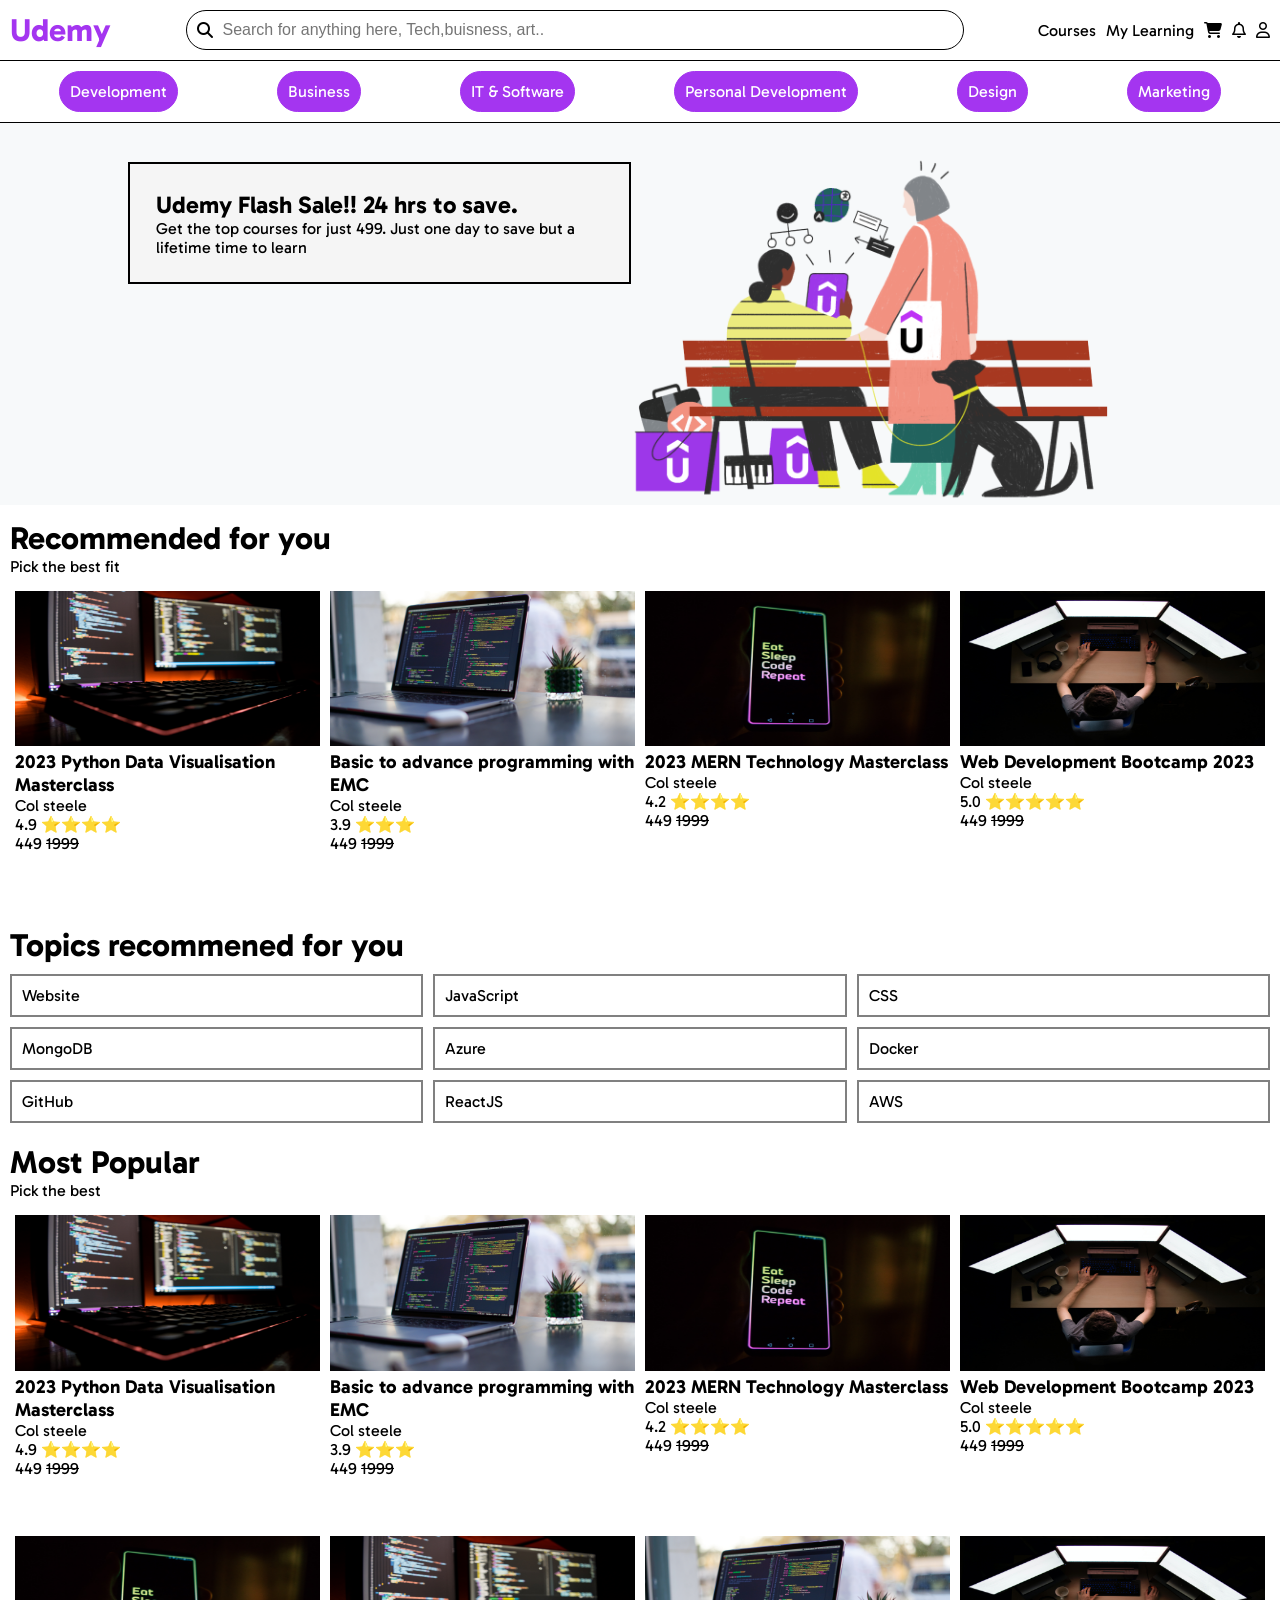
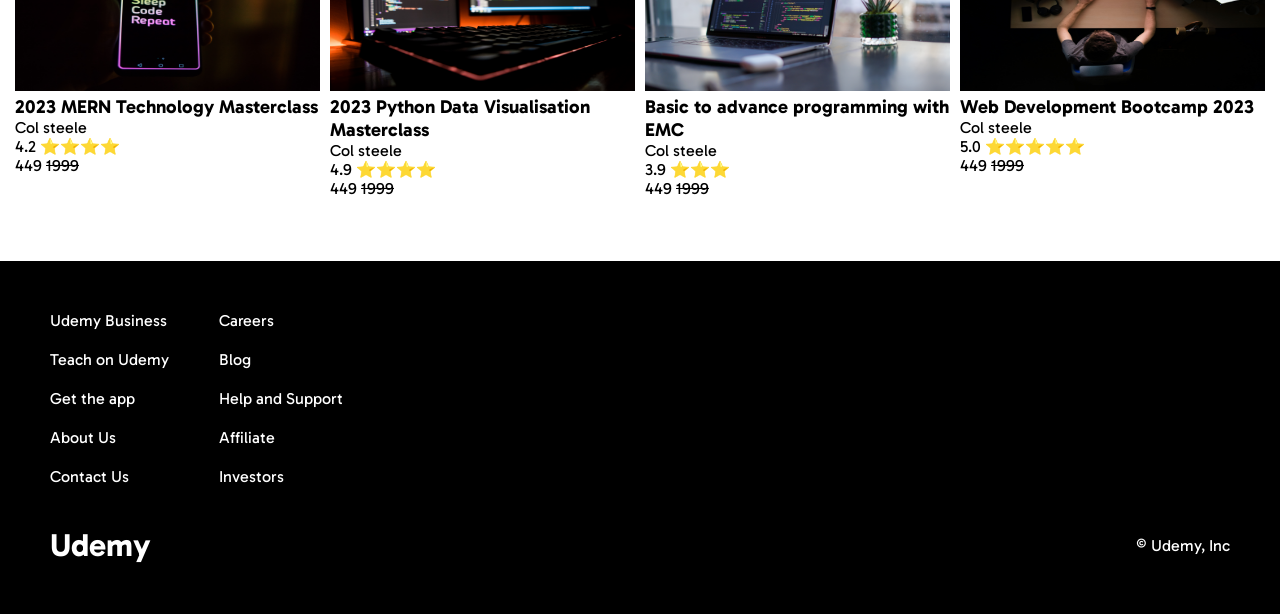
<file: index.html>
<!DOCTYPE html>
<html lang="en">
<head>
    <meta charset="UTF-8">
    <meta name="viewport" content="width=device-width, initial-scale=1.0">
    <title>Udemy</title>
    <link rel="preconnect" href="https://fonts.googleapis.com">
<link rel="preconnect" href="https://fonts.gstatic.com" crossorigin>
<link href="https://fonts.googleapis.com/css2?family=Gabarito&display=swap" rel="stylesheet">
<link rel="stylesheet" href="style.css">
<!--font awesome cdn-->
<link rel="stylesheet" href="https://cdnjs.cloudflare.com/ajax/libs/font-awesome/6.4.2/css/all.min.css" integrity="sha512-z3gLpd7yknf1YoNbCzqRKc4qyor8gaKU1qmn+CShxbuBusANI9QpRohGBreCFkKxLhei6S9CQXFEbbKuqLg0DA==" crossorigin="anonymous" referrerpolicy="no-referrer" />
</head>
<body>
    <!--Navbar-->
    <div class="navbar">
        <div class="navbar__s1">
            <h1 class="navbar__s1__title">Udemy</h1>
        </div>
        <div class="navbar__s2">
            <i class="fa-solid fa-magnifying-glass" style="color: #000000;"></i>
            <input placeholder="Search for anything here, Tech,buisness, art..">
        </div>
        <div class="navbar__s3">
            <p>Courses</p>
            <!-- <p>My Learning</p> -->
            <div class="mylearning">
                <p>My Learning</p>
                <div class="mylearning__popup">
                    <p>You did not purchase anything yet</p>
                </div>
            </div>
            <i class="fa-solid fa-cart-shopping" style="color: #000000;"></i>
            <i class="fa-regular fa-bell" style="color: #000000;"></i>
            <i class="fa-regular fa-user" style="color: #000000;"></i>
        </div>
        <div class="navbar__s4">
            <i class="fa-solid fa-bars"></i>
        </div>

    </div>
    <!--Categories-->
    <div class="categories">
        <p>Development</p>
        <p>Business</p>
        <p>IT & Software</p>
        <p>Personal Development</p>
        <p>Design</p>
        <p>Marketing</p>
    </div>
    <!--Sale Img-->
    <div class="sale-img">
        <img src="./Images/sale-img.png" alt="Sale Image">
        <div class="sale-img__offer">
            <h2>Udemy Flash Sale!! 24 hrs to save.</h2>
            <p>Get the top courses for just 499. Just one day to save 
                but a lifetime time to learn </p>
        </div>

    </div>
    <!--Recommended-->
    <div class="recommended">
        <h1 class="recommended__title">Recommended for you</h1>
        <p>Pick the best fit</p>
        <div class="recommended__container">
            <div class="course-card">
                <img src="./Images/c1.jpg">
                <h3>2023 Python Data Visualisation Masterclass</h3>
                <p>Col steele</p>
                <p>4.9 ⭐⭐⭐⭐</p>
                <p>449 <del>1999</del></p>
            </div>

            <div class="course-card">
                <img src="./Images/c2.jpg">
                <h3>Basic to advance programming with EMC</h3>
                <p>Col steele</p>
                <p>3.9 ⭐⭐⭐</p>
                <p>449 <del>1999</del></p>
            </div>

            <div class="course-card">
                <img src="./Images/c3.jpg">
                <h3>2023 MERN Technology Masterclass</h3>
                <p>Col steele</p>
                <p>4.2 ⭐⭐⭐⭐</p>
                <p>449 <del>1999</del></p>
            </div>

            <div class="course-card">
                <img src="./Images/c4.jpg">
                <h3>Web Development Bootcamp 2023</h3>
                <p>Col steele</p>
                <p>5.0 ⭐⭐⭐⭐⭐</p>
                <p>449 <del>1999</del></p>
            </div>
        </div>
    </div>
    <!--Topics-->
    <div class="topics">
        <h1 class="topics__title">Topics recommened for you</h1>
        <div class="topics__container">
            <p>Website</p>
            <p>JavaScript</p>
            <p>CSS</p>
            <p>MongoDB</p>
            <p>Azure</p>
            <p>Docker</p>
            <p>GitHub</p>
            <p>ReactJS</p>
            <p>AWS</p>
        </div>
    </div>
    <!--Popular-->
    <div class="popular">
        <h1 class="popular__title">Most Popular</h1>
        <p class="popular__subtitle">Pick the best</p>
        <div class="popular__container">

            <div class="course-card">
                <img src="./Images/c1.jpg">
                <h3>2023 Python Data Visualisation Masterclass</h3>
                <p>Col steele</p>
                <p>4.9 ⭐⭐⭐⭐</p>
                <p>449 <del>1999</del></p>
            </div>

            <div class="course-card">
                <img src="./Images/c2.jpg">
                <h3>Basic to advance programming with EMC</h3>
                <p>Col steele</p>
                <p>3.9 ⭐⭐⭐</p>
                <p>449 <del>1999</del></p>
            </div>

            <div class="course-card">
                <img src="./Images/c3.jpg">
                <h3>2023 MERN Technology Masterclass</h3>
                <p>Col steele</p>
                <p>4.2 ⭐⭐⭐⭐</p>
                <p>449 <del>1999</del></p>
            </div>

            <div class="course-card">
                <img src="./Images/c4.jpg">
                <h3>Web Development Bootcamp 2023</h3>
                <p>Col steele</p>
                <p>5.0 ⭐⭐⭐⭐⭐</p>
                <p>449 <del>1999</del></p>
            </div>

            
            <div class="course-card">
                <img src="./Images/c3.jpg">
                <h3>2023 MERN Technology Masterclass</h3>
                <p>Col steele</p>
                <p>4.2 ⭐⭐⭐⭐</p>
                <p>449 <del>1999</del></p>
            </div>

            
            <div class="course-card">
                <img src="./Images/c1.jpg">
                <h3>2023 Python Data Visualisation Masterclass</h3>
                <p>Col steele</p>
                <p>4.9 ⭐⭐⭐⭐</p>
                <p>449 <del>1999</del></p>
            </div>

            <div class="course-card">
                <img src="./Images/c2.jpg">
                <h3>Basic to advance programming with EMC</h3>
                <p>Col steele</p>
                <p>3.9 ⭐⭐⭐</p>
                <p>449 <del>1999</del></p>
            </div>

            <div class="course-card">
                <img src="./Images/c4.jpg">
                <h3>Web Development Bootcamp 2023</h3>
                <p>Col steele</p>
                <p>5.0 ⭐⭐⭐⭐⭐</p>
                <p>449 <del>1999</del></p>
            </div>
        </div>
    </div>
    <!--Footer-->
    <div class="footer">
        <div class="footer__one">
            <div class="footer__one__s1">
                <p>Udemy Business</p>
                <p>Teach on Udemy</p>
                <p>Get the app</p>
                <p>About Us</p>
                <p>Contact Us</p>
            </div>
            <div class="footer__one__s2">
                <p>Careers</p>
                <p>Blog</p>
                <p>Help and Support</p>
                <p>Affiliate</p>
                <p>Investors</p>
            </div>
        </div>
        <div class="footer__two">
            <h1>Udemy</h1>
                <p>&copy; Udemy, Inc</p>
        </div>

    </div>
</body>
</html>
</file>
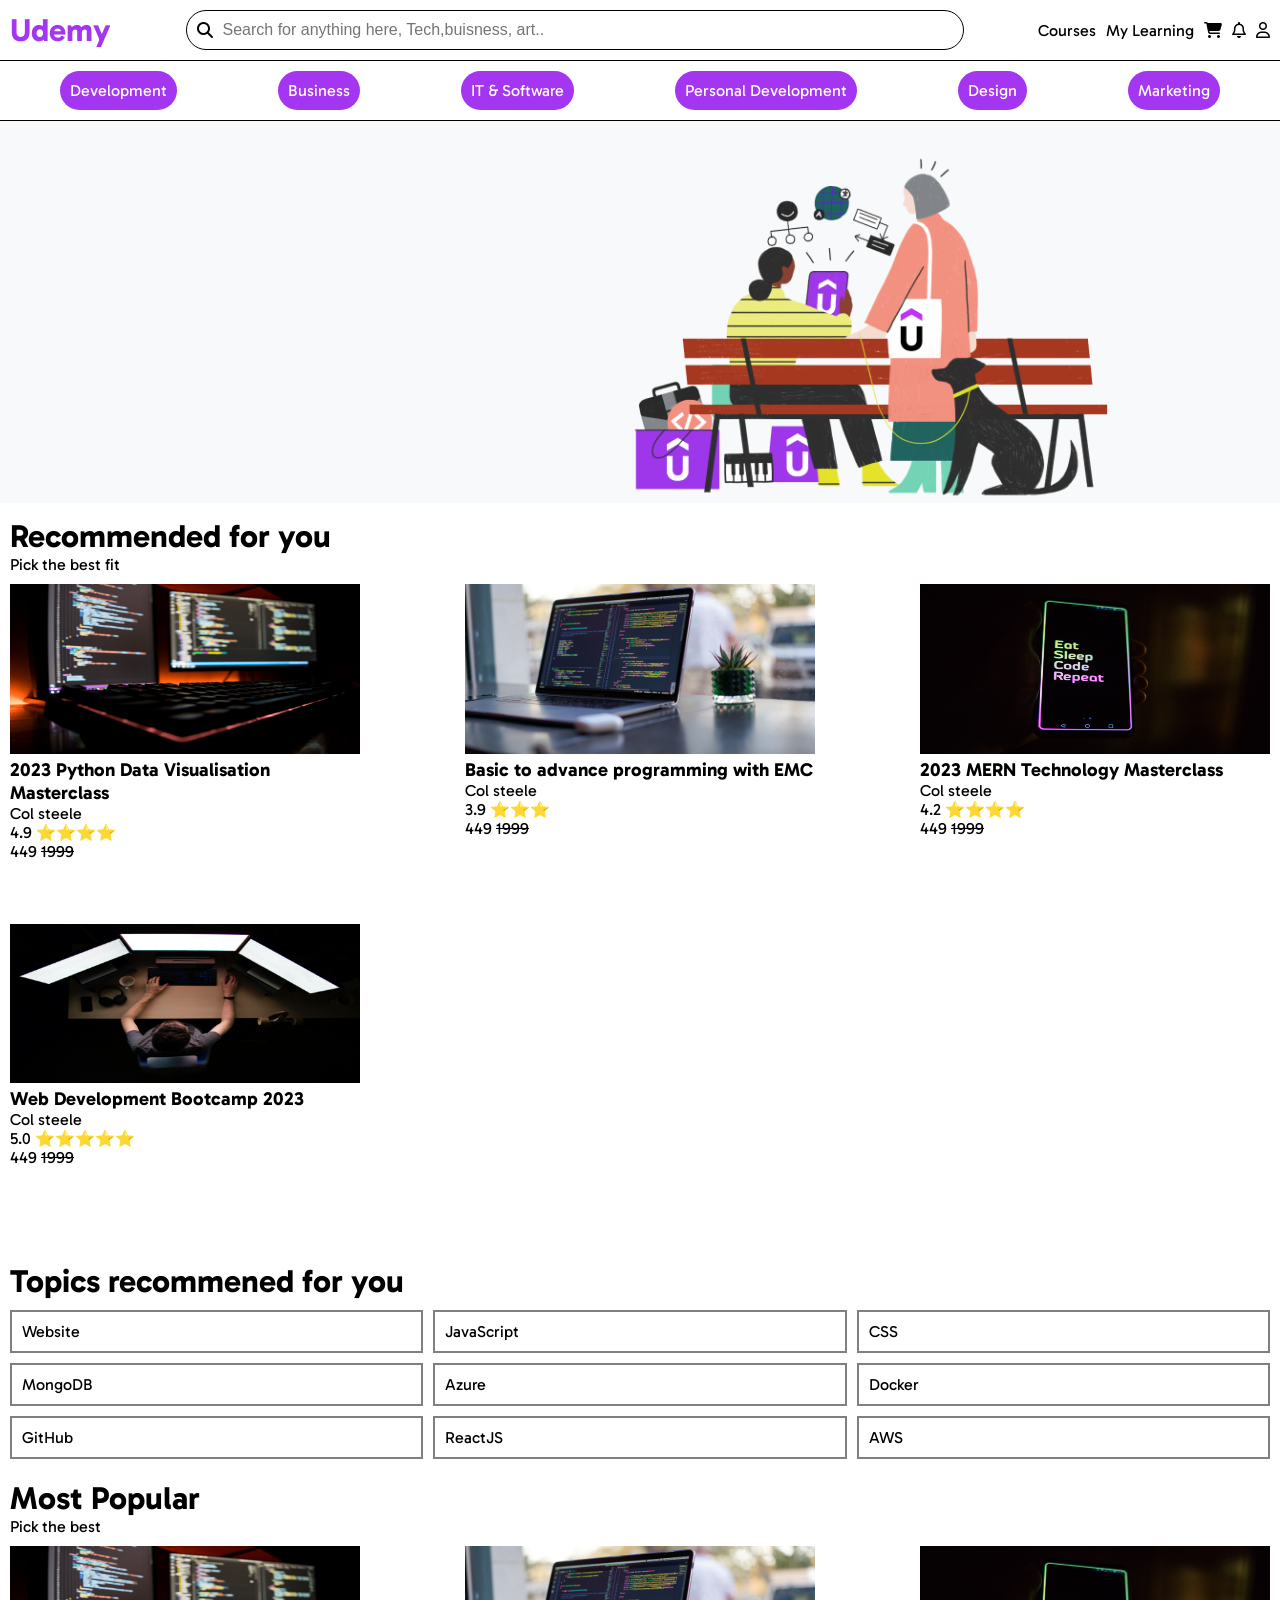
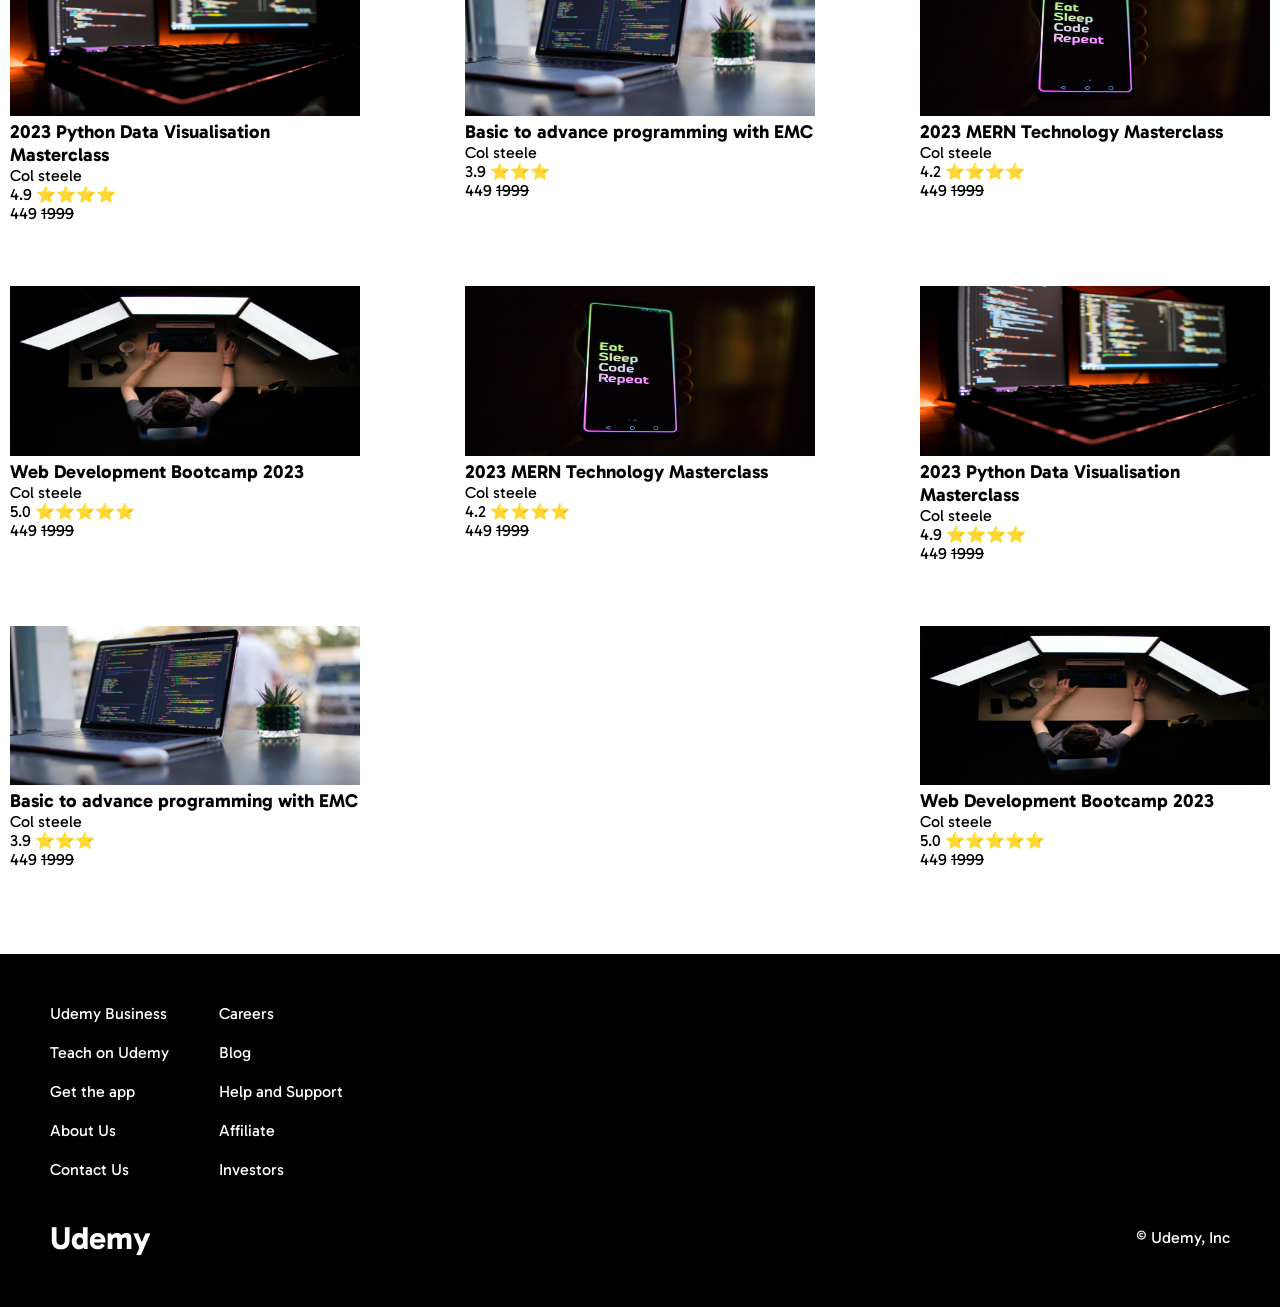
<file: index1.html>
<!DOCTYPE html>
<html lang="en">
<head>
    <meta charset="UTF-8">
    <meta name="viewport" content="width=device-width, initial-scale=1.0">
    <title>Udemy</title>
    <link rel="preconnect" href="https://fonts.googleapis.com">
<link rel="preconnect" href="https://fonts.gstatic.com" crossorigin>
<link href="https://fonts.googleapis.com/css2?family=Gabarito&display=swap" rel="stylesheet">
<link rel="stylesheet" href="style1.css">
<!--font awesome cdn-->
<link rel="stylesheet" href="https://cdnjs.cloudflare.com/ajax/libs/font-awesome/6.4.2/css/all.min.css" integrity="sha512-z3gLpd7yknf1YoNbCzqRKc4qyor8gaKU1qmn+CShxbuBusANI9QpRohGBreCFkKxLhei6S9CQXFEbbKuqLg0DA==" crossorigin="anonymous" referrerpolicy="no-referrer" />
</head>
<body>
    <!--Navbar-->
    <div class="navbar">
        <div class="navbar__s1">
            <h1 class="navbar__s1__title">Udemy</h1>
        </div>
        <div class="navbar__s2">
            <i class="fa-solid fa-magnifying-glass" style="color: #000000;"></i>
            <input placeholder="Search for anything here, Tech,buisness, art..">
        </div>
        <div class="navbar__s3">
            <p>Courses</p>
            <p>My Learning</p>
            <i class="fa-solid fa-cart-shopping" style="color: #000000;"></i>
            <i class="fa-regular fa-bell" style="color: #000000;"></i>
            <i class="fa-regular fa-user" style="color: #000000;"></i>
        </div>

    </div>
    <!--Categories-->
    <div class="categories">
        <p>Development</p>
        <p>Business</p>
        <p>IT & Software</p>
        <p>Personal Development</p>
        <p>Design</p>
        <p>Marketing</p>
    </div>
    <!--Sale Img-->
    <div class="sale-img">
        <img src="./Images/sale-img.png" alt="Sale Image">

    </div>
    <!--Recommended-->
    <div class="recommended">
        <h1 class="recommended__title">Recommended for you</h1>
        <p>Pick the best fit</p>
        <div class="recommended__container">
            <div class="course-card">
                <img src="./Images/c1.jpg">
                <h3>2023 Python Data Visualisation Masterclass</h3>
                <p>Col steele</p>
                <p>4.9 ⭐⭐⭐⭐</p>
                <p>449 <del>1999</del></p>
            </div>

            <div class="course-card">
                <img src="./Images/c2.jpg">
                <h3>Basic to advance programming with EMC</h3>
                <p>Col steele</p>
                <p>3.9 ⭐⭐⭐</p>
                <p>449 <del>1999</del></p>
            </div>

            <div class="course-card">
                <img src="./Images/c3.jpg">
                <h3>2023 MERN Technology Masterclass</h3>
                <p>Col steele</p>
                <p>4.2 ⭐⭐⭐⭐</p>
                <p>449 <del>1999</del></p>
            </div>

            <div class="course-card">
                <img src="./Images/c4.jpg">
                <h3>Web Development Bootcamp 2023</h3>
                <p>Col steele</p>
                <p>5.0 ⭐⭐⭐⭐⭐</p>
                <p>449 <del>1999</del></p>
            </div>
        </div>
    </div>
    <!--Topics-->
    <div class="topics">
        <h1 class="topics__title">Topics recommened for you</h1>
        <div class="topics__container">
            <p>Website</p>
            <p>JavaScript</p>
            <p>CSS</p>
            <p>MongoDB</p>
            <p>Azure</p>
            <p>Docker</p>
            <p>GitHub</p>
            <p>ReactJS</p>
            <p>AWS</p>
        </div>
    </div>
    <!--Popular-->
    <div class="popular">
        <h1 class="popular__title">Most Popular</h1>
        <p class="popular__subtitle">Pick the best</p>
        <div class="popular__container">

            <div class="course-card">
                <img src="./Images/c1.jpg">
                <h3>2023 Python Data Visualisation Masterclass</h3>
                <p>Col steele</p>
                <p>4.9 ⭐⭐⭐⭐</p>
                <p>449 <del>1999</del></p>
            </div>

            <div class="course-card">
                <img src="./Images/c2.jpg">
                <h3>Basic to advance programming with EMC</h3>
                <p>Col steele</p>
                <p>3.9 ⭐⭐⭐</p>
                <p>449 <del>1999</del></p>
            </div>

            <div class="course-card">
                <img src="./Images/c3.jpg">
                <h3>2023 MERN Technology Masterclass</h3>
                <p>Col steele</p>
                <p>4.2 ⭐⭐⭐⭐</p>
                <p>449 <del>1999</del></p>
            </div>

            <div class="course-card">
                <img src="./Images/c4.jpg">
                <h3>Web Development Bootcamp 2023</h3>
                <p>Col steele</p>
                <p>5.0 ⭐⭐⭐⭐⭐</p>
                <p>449 <del>1999</del></p>
            </div>

            
            <div class="course-card">
                <img src="./Images/c3.jpg">
                <h3>2023 MERN Technology Masterclass</h3>
                <p>Col steele</p>
                <p>4.2 ⭐⭐⭐⭐</p>
                <p>449 <del>1999</del></p>
            </div>

            
            <div class="course-card">
                <img src="./Images/c1.jpg">
                <h3>2023 Python Data Visualisation Masterclass</h3>
                <p>Col steele</p>
                <p>4.9 ⭐⭐⭐⭐</p>
                <p>449 <del>1999</del></p>
            </div>

            <div class="course-card">
                <img src="./Images/c2.jpg">
                <h3>Basic to advance programming with EMC</h3>
                <p>Col steele</p>
                <p>3.9 ⭐⭐⭐</p>
                <p>449 <del>1999</del></p>
            </div>

            <div class="course-card">
                <img src="./Images/c4.jpg">
                <h3>Web Development Bootcamp 2023</h3>
                <p>Col steele</p>
                <p>5.0 ⭐⭐⭐⭐⭐</p>
                <p>449 <del>1999</del></p>
            </div>
        </div>
    </div>
    <!--Footer-->
    <div class="footer">
        <div class="footer__one">
            <div class="footer__one__s1">
                <p>Udemy Business</p>
                <p>Teach on Udemy</p>
                <p>Get the app</p>
                <p>About Us</p>
                <p>Contact Us</p>
            </div>
            <div class="footer__one__s2">
                <p>Careers</p>
                <p>Blog</p>
                <p>Help and Support</p>
                <p>Affiliate</p>
                <p>Investors</p>
            </div>
        </div>
        <div class="footer__two">
            <h1>Udemy</h1>
                <p>&copy; Udemy, Inc</p>
        </div>

    </div>
</body>
</html>
</file>
<file: style.css>
*{
    margin: 0;
    padding: 0;
}
body{
    font-family: 'Gabarito',sans-serif;
}
.navbar{
    padding: 10px;
    display: flex;
    justify-content: space-between;
    border-bottom: solid black 1px;
    gap: 10px;
    align-items: center;
    position: sticky;
    top: 0;
    background-color: white;
    z-index: 1;
}
.navbar__s1__title{
    color: #A435F0;
}
.navbar__s2{
    padding: 10px;
    border: solid black 1px;
    display: flex;
    border-radius: 30px;
    width: 60%;
    gap: 10px;
    align-items: center;
}
.navbar__s2 input{
    border: none;
    font-size: 16px;
    width: 500px;
    background-color: transparent;
}
.navbar__s2 input:focus{
    outline: none;
}
.navbar__s3{
    display: flex;
    gap: 10px;
    align-items: center;
}
.navbar__s4{
    display: none;
}
/* My Learning*/
.mylearning{
    position: relative;
    cursor: pointer;
}
.mylearning__popup{
    position: absolute;
    background-color: white;
    border: solid black 1px ;
    top: 150%;
    width: 100px;
    padding: 20px;
    right: 0;
    display: none;
}
.mylearning:hover .mylearning__popup{
    display: block;
}
.categories{
    display: flex;
    padding: 10px;
    border-bottom: solid black 1px;
    justify-content: space-around;
}
.categories p{
    background: #A435F0;
    color: white;
    padding: 10px;
    border-radius: 30px;
    border: solid #A435F0 1px;
    cursor: pointer;
}
.categories p:hover{
    transition: 1s;
    background-color: transparent;
    color:black;
    border: solid #A435F0 1px;
}
.sale-img{
    position: relative;
}
.sale-img img{
    width: 100%;
}
.sale-img__offer{
    width: 35%;
    border: solid black 2px;
    background-color: whitesmoke;
    padding: 2%;
    position: absolute;
    top: 10%;
    left: 10%;
    animation-name: zoom;
    animation-duration: 2s;
    opacity: 0;
    animation-fill-mode: forwards;
}
@keyframes zoom{
    0%{
        opacity: 0;
        transform: scale(0);
    }
    100%{
        opacity: 1;
        transform: scale(1);
    }
}
.recommended{
    padding: 10px;
}
.recommended__container{
    margin-top: 10px;
    display: flex;
    justify-content: space-between;
    flex-wrap: wrap;
}
.course-card{
    flex-grow: 1;
    flex-basis: 20%;
    margin: 5px;
}
.course-card img{
    width: 100%;
    height: 50%;
}
.topics{
    padding: 10px;
}
.topics__container{
    display: flex;
    gap: 10px;
    margin-top: 10px;
    flex-wrap: wrap;
}
.topics__container p{
    border: solid grey 2px;
    padding: 10px;
    flex-grow: 1;
    flex-basis: 25%;
}
.topics__container p:hover{
    background-color: grey;
    color: black;
    border: black;
}
.popular{
    padding: 10px;
}
.popular__container{
    display: flex;
    flex-wrap: wrap;
    justify-content: space-between;
    margin-top: 10px;
}
.footer__one{
    display: flex;
    gap: 10px;

}
.footer__two{
    display: flex;
    justify-content: space-between;
    margin: 20px;
    align-items: center;
}
.footer{
    padding: 30px;
    background-color: black;
    color: white;
}
.footer__one p{
    margin: 20px;
}
/* Media Queries */

@media screen and (max-width:800px){
    body{
        font-size: 10px;
    }

}
@media screen and (max-width:600px){
    .course-card{
        flex-basis: 40%;
    }
    .categories{
        display: none;
    }
    .navbar__s2,.navbar__s3{
        display: none;
    }
    .navbar__s4{
        display: block;
    }

}
</file>
<file: style1.css>
*{
    margin: 0;
    padding: 0;
}
body{
    font-family: 'Gabarito',sans-serif;
}
.navbar{
    padding: 10px;
    display: flex;
    justify-content: space-between;
    border-bottom: solid black 1px;
    gap: 10px;
    align-items: center;
}
.navbar__s1__title{
    color: #A435F0;
}
.navbar__s2{
    padding: 10px;
    border: solid black 1px;
    display: flex;
    border-radius: 30px;
    width: 60%;
    gap: 10px;
    align-items: center;
}
.navbar__s2 input{
    border: none;
    font-size: 16px;
    width: 500px;
}
.navbar__s2 input:focus{
    outline: none;
}
.navbar__s3{
    display: flex;
    gap: 10px;
    align-items: center;
}
.categories{
    display: flex;
    padding: 10px;
    border-bottom: solid black 1px;
    justify-content: space-around;
}
.categories p{
    background: #A435F0;
    color: white;
    padding: 10px;
    border-radius: 30px;
}
.sale-img img{
    width: 100%;
}
.recommended{
    padding: 10px;
}
.recommended__container{
    margin-top: 10px;
    display: flex;
    justify-content: space-between;
    flex-wrap: wrap;
}
.course-card{
    width: 350px;
}
.course-card img{
    width: 100%;
    height: 50%;
}
.topics{
    padding: 10px;
}
.topics__container{
    display: flex;
    gap: 10px;
    margin-top: 10px;
    flex-wrap: wrap;
}
.topics__container p{
    border: solid grey 2px;
    padding: 10px;
    flex-grow: 1;
    flex-basis: 25%;
}
.topics__container p:hover{
    background-color: grey;
    color: black;
    border: black;
}
.popular{
    padding: 10px;
}
.popular__container{
    display: flex;
    flex-wrap: wrap;
    justify-content: space-between;
    margin-top: 10px;
}
.footer__one{
    display: flex;
    gap: 10px;

}
.footer__two{
    display: flex;
    justify-content: space-between;
    margin: 20px;
    align-items: center;
}
.footer{
    padding: 30px;
    background-color: black;
    color: white;
}
.footer__one p{
    margin: 20px;
}
</file>
